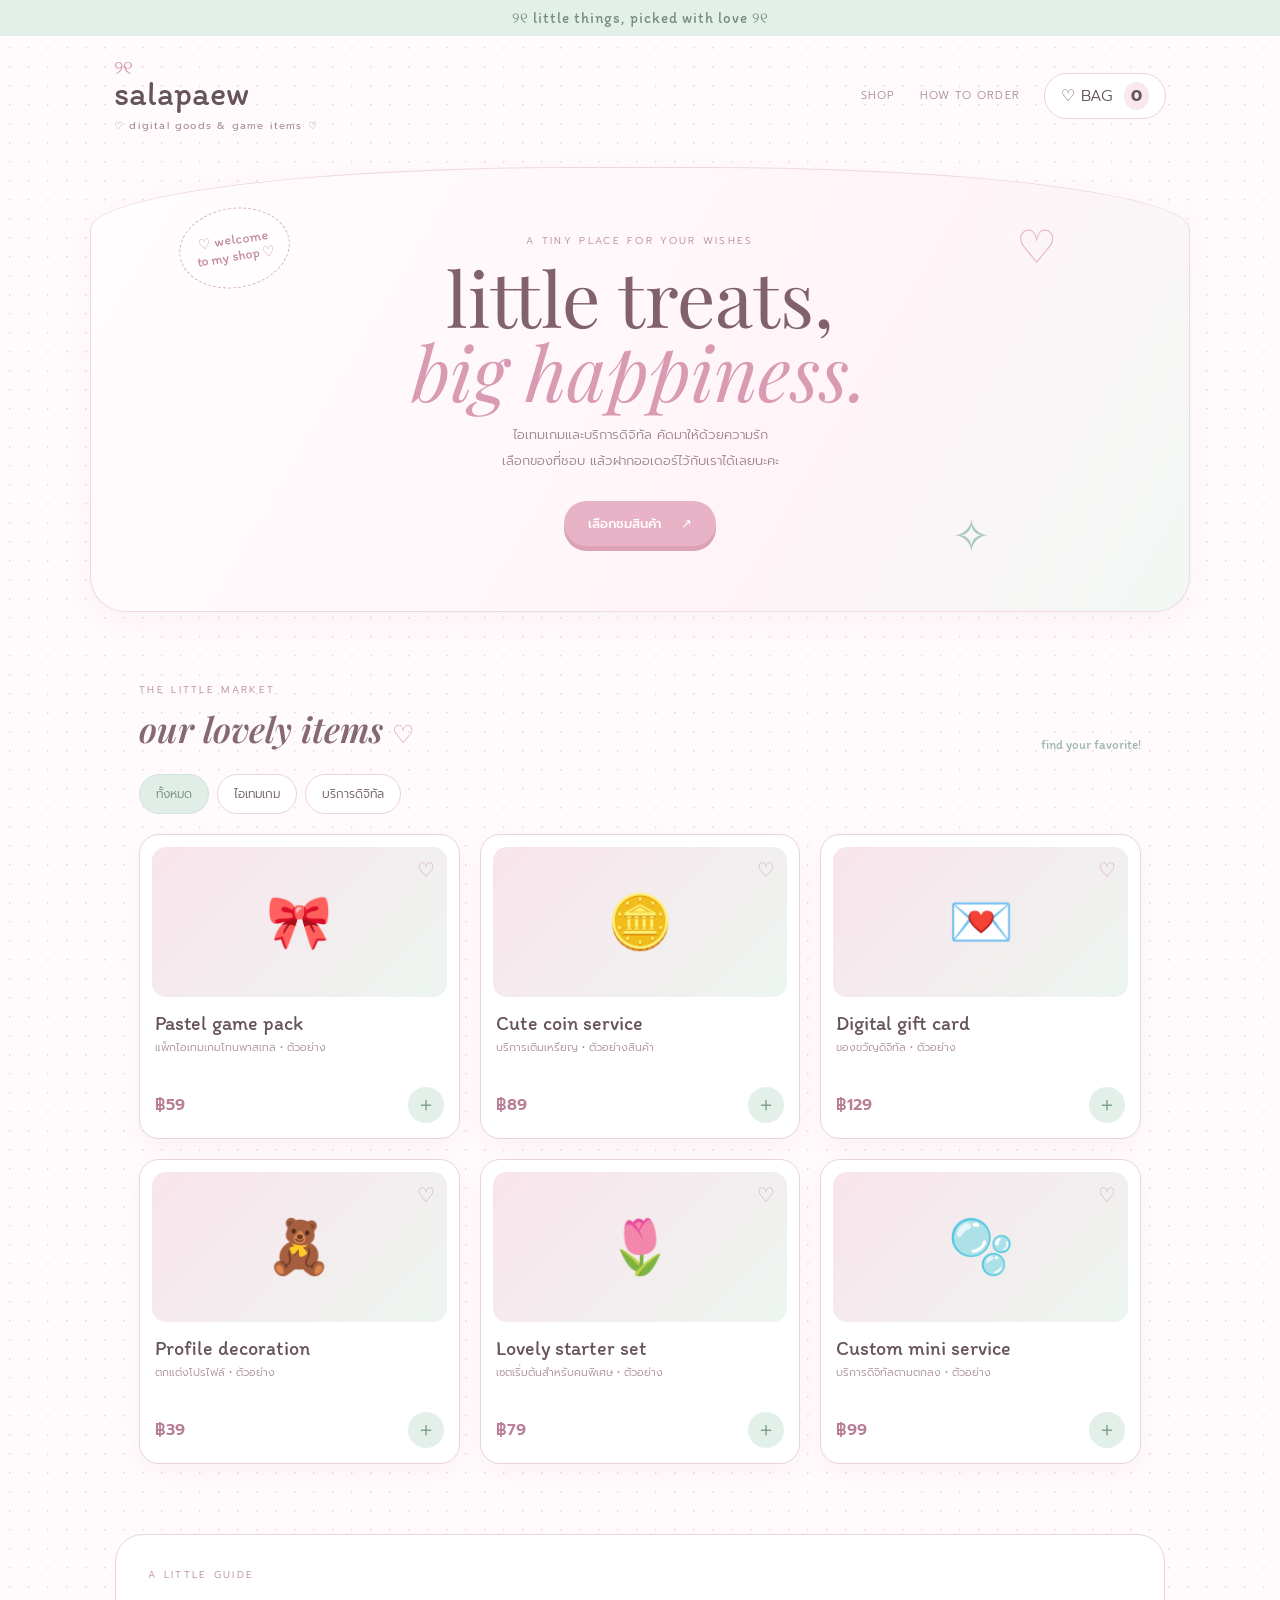
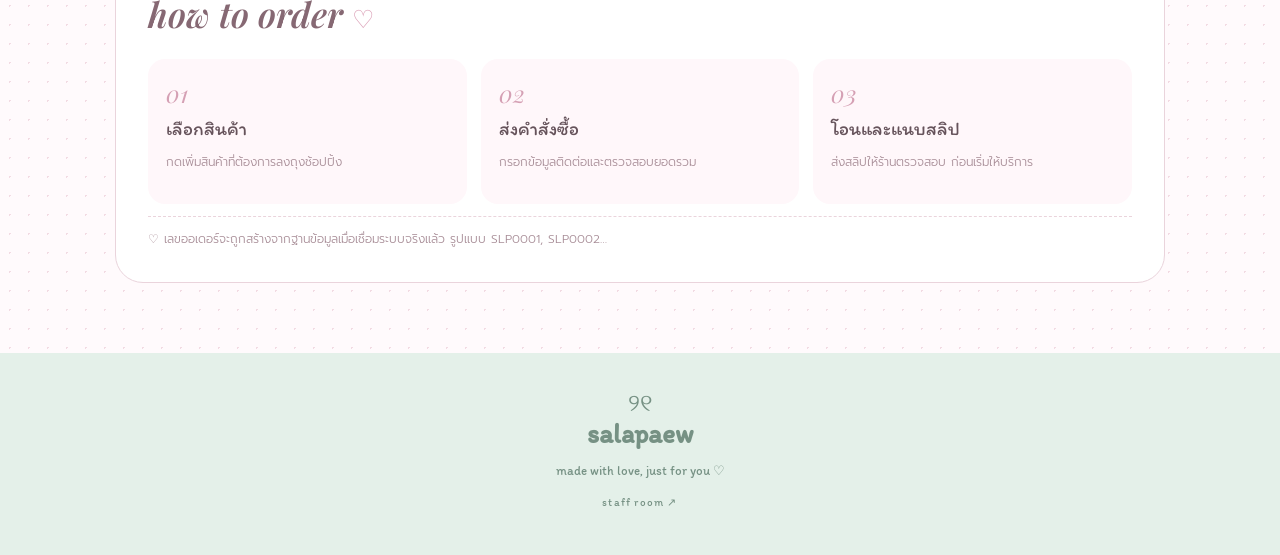
<file: index.html>
<!doctype html>
<html lang="th">
<head>
  <meta charset="utf-8"><meta name="viewport" content="width=device-width, initial-scale=1">
  <meta name="theme-color" content="#f9e8ee">
  <title>salapaew ♡ little online shop</title>
  <link rel="preconnect" href="https://fonts.googleapis.com">
  <link href="https://fonts.googleapis.com/css2?family=Itim&family=Playfair+Display:ital,wght@1,600&family=Prompt:wght@300;400;500;600&display=swap" rel="stylesheet">
  <link rel="stylesheet" href="style.css">
</head>
<body>
  <div class="top-ribbon">୨୧  little things, picked with love  ୨୧</div>
  <header class="site-header">
    <a class="brand" href="#"><span class="brand-bow">୨୧</span><span>salapaew</span><small>♡ digital goods & game items ♡</small></a>
    <nav><a href="#shop">SHOP</a><a href="#howto">HOW TO ORDER</a><button id="cart-open" class="pill-button">♡ BAG <b id="cart-count">0</b></button></nav>
  </header>
  <main>
    <section class="hero">
      <div class="hero-sticker">♡ welcome<br>to my shop ♡</div>
      <p class="eyebrow">A TINY PLACE FOR YOUR WISHES</p>
      <h1>little treats,<br><em>big happiness.</em></h1>
      <p class="hero-copy">ไอเทมเกมและบริการดิจิทัล คัดมาให้ด้วยความรัก<br>เลือกของที่ชอบ แล้วฝากออเดอร์ไว้กับเราได้เลยนะคะ</p>
      <a class="primary-button" href="#shop">เลือกชมสินค้า <span>↗</span></a>
      <div class="hero-doodle doodle-one">♡</div><div class="hero-doodle doodle-two">✧</div>
    </section>

    <section id="shop" class="section">
      <div class="section-heading"><div><p class="eyebrow">THE LITTLE MARKET</p><h2>our lovely items <span>♡</span></h2></div><span class="tiny-note">find your favorite!</span></div>
      <div class="filter-row"><button class="filter active" data-filter="all">ทั้งหมด</button><button class="filter" data-filter="game">ไอเทมเกม</button><button class="filter" data-filter="digital">บริการดิจิทัล</button></div>
      <div id="product-grid" class="product-grid"></div>
    </section>

    <section id="howto" class="howto section">
      <div class="section-heading"><div><p class="eyebrow">A LITTLE GUIDE</p><h2>how to order <span>♡</span></h2></div></div>
      <div class="steps"><article><b>01</b><h3>เลือกสินค้า</h3><p>กดเพิ่มสินค้าที่ต้องการลงถุงช้อปปิ้ง</p></article><article><b>02</b><h3>ส่งคำสั่งซื้อ</h3><p>กรอกข้อมูลติดต่อและตรวจสอบยอดรวม</p></article><article><b>03</b><h3>โอนและแนบสลิป</h3><p>ส่งสลิปให้ร้านตรวจสอบ ก่อนเริ่มให้บริการ</p></article></div>
      <p class="notice">♡ เลขออเดอร์จะถูกสร้างจากฐานข้อมูลเมื่อเชื่อมระบบจริงแล้ว รูปแบบ SLP0001, SLP0002…</p>
    </section>
  </main>
  <footer><div class="footer-bow">୨୧</div><b>salapaew</b><p>made with love, just for you ♡</p><a href="admin.html">staff room ↗</a></footer>

  <div id="cart-modal" class="modal" aria-hidden="true"><div class="modal-card"><button class="close" id="cart-close" aria-label="close">×</button><p class="eyebrow">YOUR LITTLE BAG</p><h2>shopping bag ♡</h2><div id="cart-items"></div><div class="total-line"><span>รวมทั้งหมด</span><strong id="cart-total">฿0</strong></div>
    <form id="checkout-form"><label>ชื่อที่ใช้ติดต่อ<input name="customer_name" required maxlength="80" placeholder="ชื่อของคุณ"></label><label>ช่องทางติดต่อ<input name="contact" required maxlength="120" placeholder="LINE / Facebook / อื่น ๆ"></label><label>รายละเอียดเพิ่มเติม (ถ้ามี)<textarea name="note" maxlength="500" placeholder="ไอดีเกมหรือรายละเอียดที่จำเป็น"></textarea></label><button class="primary-button full" type="submit">ส่งคำสั่งซื้อ ♡</button><p class="form-hint">เดโมนี้ยังไม่ส่งข้อมูลไปฐานข้อมูล จนกว่าจะตั้งค่า Supabase ตาม README</p></form>
  </div></div>
  <div id="success-modal" class="modal" aria-hidden="true"><div class="modal-card success-card"><div class="success-bow">୨୧</div><p class="eyebrow">ORDER RECEIVED</p><h2>ขอบคุณที่อุดหนุนค่ะ ♡</h2><p>ออเดอร์ของคุณถูกบันทึกแล้ว</p><div class="order-number" id="success-order">SLP0001</div><p class="small">เก็บเลขออเดอร์นี้ไว้ใช้ติดตามรายการนะคะ</p><button id="success-close" class="primary-button">กลับไปเลือกชมสินค้า</button></div></div>
  <script src="app.js"></script>
</body></html>
</file>
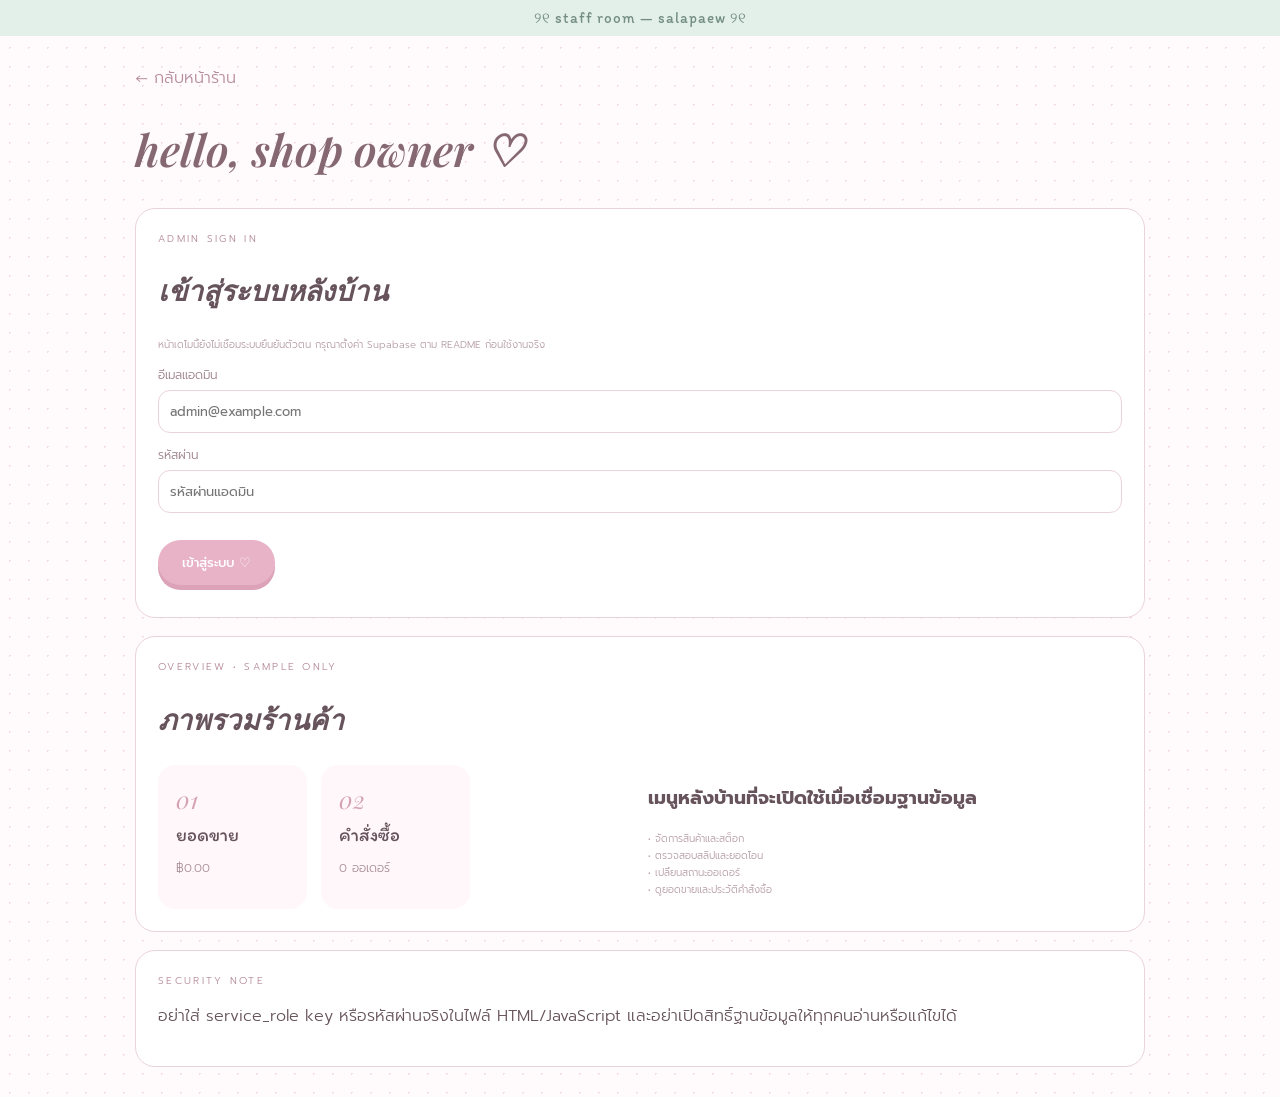
<file: admin.html>
<!doctype html>
<html lang="th"><head><meta charset="utf-8"><meta name="viewport" content="width=device-width, initial-scale=1"><title>salapaew • staff room</title><link href="https://fonts.googleapis.com/css2?family=Itim&family=Playfair+Display:ital,wght@1,600&family=Prompt:wght@300;400;500&display=swap" rel="stylesheet"><link rel="stylesheet" href="style.css"></head>
<body><div class="top-ribbon">୨୧  staff room — salapaew  ୨୧</div><div class="admin-body"><a href="index.html" style="color:#b58b9b;text-decoration:none">← กลับหน้าร้าน</a><h1 style="font:italic 600 44px 'Playfair Display';color:#866873">hello, shop owner ♡</h1>
<div class="admin-panel"><p class="eyebrow">ADMIN SIGN IN</p><h2>เข้าสู่ระบบหลังบ้าน</h2><p class="form-hint">หน้าเดโมนี้ยังไม่เชื่อมระบบยืนยันตัวตน กรุณาตั้งค่า Supabase ตาม README ก่อนใช้งานจริง</p><form id="login-form"><label>อีเมลแอดมิน<input type="email" required placeholder="admin@example.com"></label><label>รหัสผ่าน<input type="password" required placeholder="รหัสผ่านแอดมิน"></label><button class="primary-button" type="submit">เข้าสู่ระบบ ♡</button></form><p id="login-msg" class="form-hint"></p></div>
<div class="admin-panel"><p class="eyebrow">OVERVIEW • SAMPLE ONLY</p><h2>ภาพรวมร้านค้า</h2><div class="admin-grid"><div class="steps"><article><b>01</b><h3>ยอดขาย</h3><p>฿0.00</p></article><article><b>02</b><h3>คำสั่งซื้อ</h3><p>0 ออเดอร์</p></article></div><div><h3>เมนูหลังบ้านที่จะเปิดใช้เมื่อเชื่อมฐานข้อมูล</h3><p class="form-hint">• จัดการสินค้าและสต็อก<br>• ตรวจสอบสลิปและยอดโอน<br>• เปลี่ยนสถานะออเดอร์<br>• ดูยอดขายและประวัติคำสั่งซื้อ</p></div></div></div>
<div class="admin-panel"><p class="eyebrow">SECURITY NOTE</p><p>อย่าใส่ service_role key หรือรหัสผ่านจริงในไฟล์ HTML/JavaScript และอย่าเปิดสิทธิ์ฐานข้อมูลให้ทุกคนอ่านหรือแก้ไขได้</p></div></div><script>document.querySelector('#login-form').addEventListener('submit',e=>{e.preventDefault();document.querySelector('#login-msg').textContent='ยังไม่สามารถเข้าสู่ระบบได้: ต้องตั้งค่า Supabase Auth และสิทธิ์แอดมินก่อนใช้งานจริงค่ะ';});</script></body></html>
</file>
<file: style.css>
:root{--pink:#f5cbd9;--pink2:#f9e8ee;--pink3:#fff7fa;--mint:#dcece5;--ink:#66535b;--muted:#a78c96;--line:#ead4dc;--white:#fffdfd}*{box-sizing:border-box}html{scroll-behavior:smooth}body{margin:0;color:var(--ink);background-color:#fffafc;background-image:radial-gradient(#f2dbe3 1px,transparent 1px);background-size:19px 19px;font-family:Prompt,sans-serif;font-weight:300}.top-ribbon{text-align:center;padding:9px;background:#e3f0e9;color:#738d81;font-family:Itim,cursive;font-size:15px;letter-spacing:1px}.site-header{max-width:1100px;margin:auto;padding:22px 24px;display:flex;align-items:center;justify-content:space-between;gap:20px}.brand{display:grid;text-decoration:none;color:var(--ink);font-family:Itim,cursive;font-size:34px;line-height:1}.brand small{font:10px Prompt,sans-serif;letter-spacing:1.2px;color:var(--muted);margin-top:7px}.brand-bow{font-size:19px;color:#d79db2}nav{display:flex;align-items:center;gap:24px}nav a,footer a{font-size:11px;letter-spacing:1.2px;text-decoration:none;color:var(--muted)}.pill-button,.filter{border:1px solid var(--line);background:#fff;border-radius:30px;padding:10px 16px;color:var(--ink);font:inherit;cursor:pointer}.pill-button b{background:var(--pink2);border-radius:50%;padding:2px 7px;margin-left:5px}.hero{max-width:1100px;min-height:400px;margin:12px auto 30px;padding:65px 8%;position:relative;overflow:hidden;border:1px solid #efd8e0;border-radius:44% 44% 35px 35px/14% 14% 35px 35px;background:linear-gradient(120deg,#fffdfd 0%,#fff4f8 65%,#f2f8f4 100%);text-align:center;box-shadow:0 10px 35px #d7b7c01a}.hero h1{font:clamp(43px,7vw,76px)/.98 "Playfair Display",serif;color:#80616d;margin:12px 0}.hero h1 em{color:#d99bb3}.eyebrow{font-size:10px;letter-spacing:2.3px;color:#b58b9b;margin:0 0 8px}.hero-copy{font-size:13px;line-height:2;color:#9a7e89}.primary-button{display:inline-flex;justify-content:center;gap:20px;align-items:center;background:#e8b3c7;color:#fff;border:0;border-radius:30px;padding:13px 24px;text-decoration:none;font:500 13px Prompt,sans-serif;cursor:pointer;box-shadow:0 5px 0 #dca2b8;margin-top:14px}.hero-sticker{position:absolute;left:8%;top:40px;transform:rotate(-9deg);border:1px dashed #d6b1c0;border-radius:50%;padding:22px 15px;background:#fffdfd;font:14px Itim;color:#c58da3}.hero-doodle{position:absolute;color:#e7b5c8;font-size:46px}.doodle-one{right:12%;top:45px}.doodle-two{right:18%;bottom:40px;color:#a8cbbd}.section{max-width:1050px;margin:70px auto;padding:0 24px}.section-heading{display:flex;align-items:end;justify-content:space-between;margin-bottom:22px}.section-heading h2,.modal-card h2{font:italic 600 35px "Playfair Display",serif;margin:0;color:#866873}.section-heading h2 span{font:25px Itim;color:#d99bb3}.tiny-note{font:13px Itim;color:#9ab7aa}.filter-row{display:flex;gap:8px;margin-bottom:20px}.filter{font-size:12px}.filter.active{background:#e1eee7;border-color:#d2e4db;color:#6c8b7d}.product-grid{display:grid;grid-template-columns:repeat(3,1fr);gap:20px}.product-card{background:#fff;border:1px solid var(--line);border-radius:20px;padding:12px;box-shadow:0 8px 20px #d9b9c31a}.product-art{height:150px;border-radius:14px;background:linear-gradient(135deg,#f9e4ec,#edf5f0);display:grid;place-items:center;font-size:53px;position:relative}.product-art:after{content:"♡";position:absolute;right:12px;top:8px;color:#d7a3b6;font-size:20px}.product-card h3{font:20px Itim;margin:14px 3px 4px}.product-card p{font-size:11px;color:var(--muted);margin:0 3px;min-height:35px;line-height:1.7}.product-bottom{display:flex;align-items:center;justify-content:space-between;margin:13px 3px 3px}.price{font-weight:600;color:#b87e96}.add-button{border:0;border-radius:50%;width:36px;height:36px;background:#e3f0e9;color:#759889;font-size:20px;cursor:pointer}.howto{padding:32px;border-radius:28px;background:#fff;border:1px solid var(--line)}.steps{display:grid;grid-template-columns:repeat(3,1fr);gap:14px}.steps article{padding:18px;background:#fff7fa;border-radius:17px}.steps b{font:italic 24px "Playfair Display";color:#d5a0b4}.steps h3{font:19px Itim;margin:7px 0}.steps p,.notice{font-size:12px;line-height:1.8;color:var(--muted)}.notice{border-top:1px dashed var(--line);padding-top:12px;margin-bottom:0}footer{text-align:center;padding:35px 15px 45px;background:#e4f0e9;color:#769184;font-family:Itim,cursive}footer b{font-size:27px}footer p{font-size:13px}footer a{color:#769184}.footer-bow{font-size:24px}.modal{position:fixed;inset:0;background:#61485266;display:none;align-items:center;justify-content:center;padding:18px;z-index:5}.modal.open{display:flex}.modal-card{background:#fffdfd;border:1px solid var(--line);border-radius:25px;padding:28px;width:min(100%,520px);max-height:90vh;overflow:auto;position:relative;box-shadow:0 20px 70px #5e39451f}.close{position:absolute;right:18px;top:12px;border:0;background:none;font-size:30px;color:#b98da0;cursor:pointer}.modal-card h2{font-size:29px;margin-bottom:18px}.cart-row{display:flex;justify-content:space-between;align-items:center;padding:12px 0;border-bottom:1px dashed var(--line);font-size:13px;gap:12px}.cart-row button{border:0;background:none;color:#bf8da0;cursor:pointer}.total-line{display:flex;justify-content:space-between;padding:17px 0;font-size:14px}.total-line strong{color:#b87e96;font-size:20px}form label{display:block;font-size:12px;margin:13px 0;color:#977b86}input,textarea{display:block;width:100%;margin-top:6px;border:1px solid var(--line);border-radius:12px;padding:11px;background:#fff;color:var(--ink);font:13px Prompt,sans-serif;outline-color:#e8b3c7}textarea{min-height:70px;resize:vertical}.full{width:100%}.form-hint,.small{font-size:10px;color:#b49ba5;line-height:1.7}.success-card{text-align:center;padding:40px 25px}.success-bow{font:40px Itim;color:#d9a2b7}.success-card h2{margin:10px 0}.order-number{font:italic 600 32px "Playfair Display";color:#c984a1;background:#fff3f7;border:1px dashed #e3b9c8;border-radius:14px;padding:14px;margin:18px 0}.success-card>p{font-size:13px}.admin-body{max-width:1050px;margin:30px auto;padding:0 20px}.admin-panel{background:white;border:1px solid var(--line);border-radius:20px;padding:22px;margin:18px 0}.admin-panel h2{font:italic 600 28px "Playfair Display"}.admin-grid{display:grid;grid-template-columns:1fr 1fr;gap:15px}.admin-table{width:100%;border-collapse:collapse;font-size:12px}.admin-table th,.admin-table td{text-align:left;padding:12px;border-bottom:1px solid var(--line)}.status{background:#fff0c8;border-radius:20px;padding:4px 9px}.danger{color:#b15b79}@media(max-width:700px){.site-header{align-items:flex-start}.brand{font-size:29px}nav{gap:9px;flex-wrap:wrap;justify-content:flex-end}nav a{display:none}.hero{margin:8px 12px;min-height:360px;padding:80px 20px 45px}.hero-sticker{left:5%;top:16px;padding:12px;font-size:11px}.hero-doodle{font-size:30px}.product-grid{grid-template-columns:repeat(2,1fr);gap:11px}.product-art{height:115px}.product-card{padding:8px}.section{padding:0 15px;margin:48px auto}.section-heading h2{font-size:29px}.steps{grid-template-columns:1fr}.howto{padding:20px}.admin-grid{grid-template-columns:1fr}.admin-table{display:block;overflow-x:auto}}
</file>
